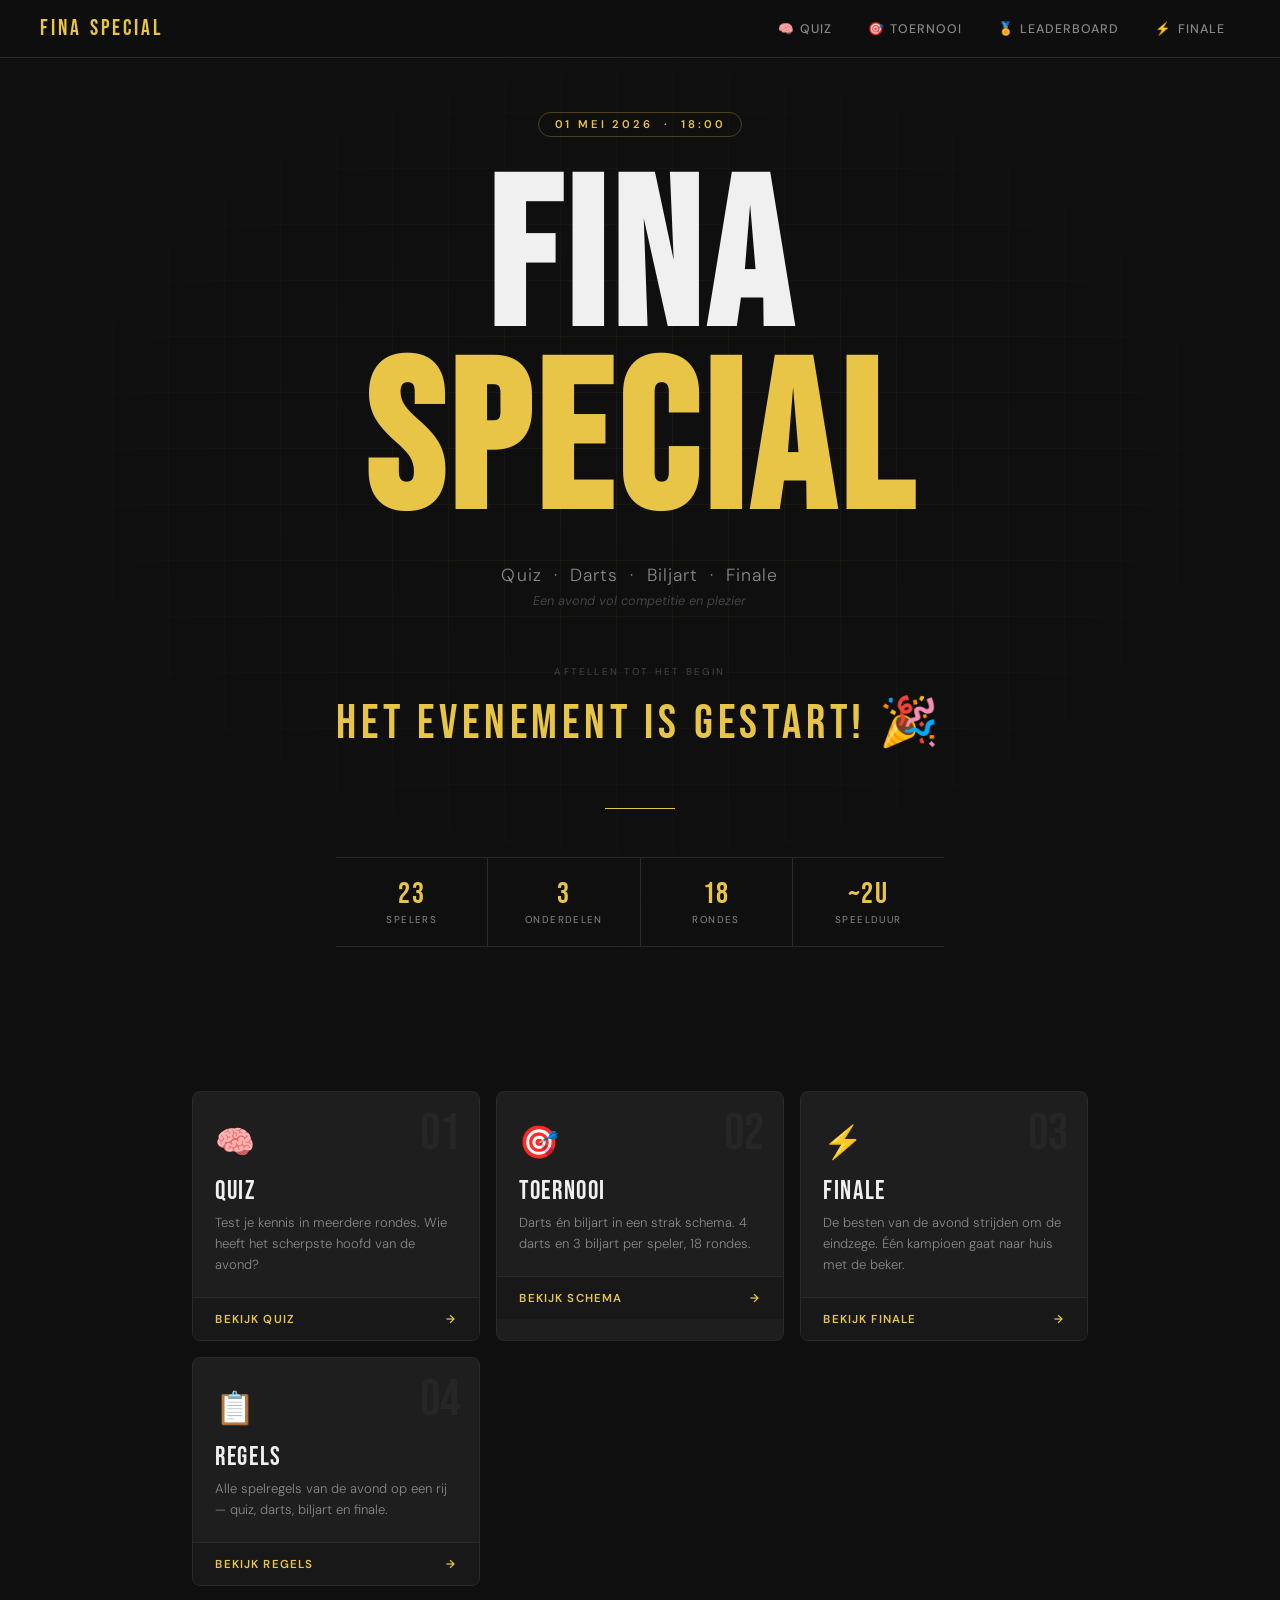
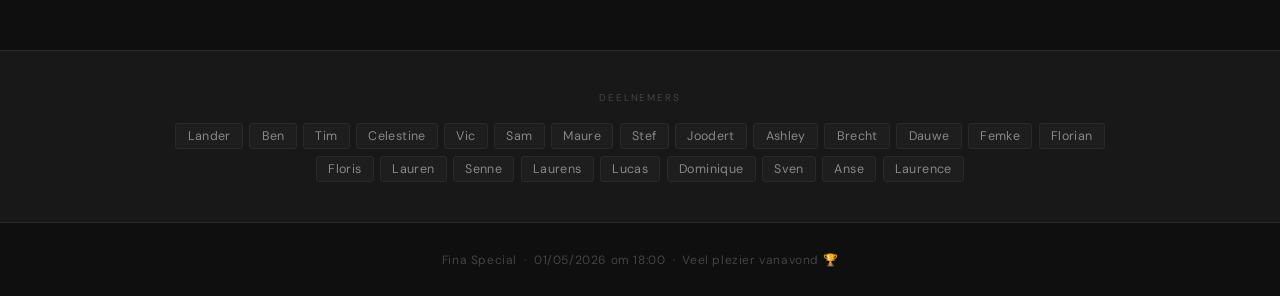
<file: index.html>
<!DOCTYPE html>
<html lang="nl">
<head>
<meta charset="UTF-8">
<meta name="viewport" content="width=device-width, initial-scale=1.0">
<title>Fina Special</title>
<style>
  @import url('https://fonts.googleapis.com/css2?family=Bebas+Neue&family=DM+Sans:ital,wght@0,300;0,400;0,500;1,300&display=swap');

  :root {
    --bg: #0f0f0f;
    --surface: #181818;
    --card: #1e1e1e;
    --border: #2a2a2a;
    --gold: #e8c547;
    --text: #f0f0f0;
    --muted: #888;
    --dim: #444;
  }

  *, *::before, *::after { box-sizing: border-box; margin: 0; padding: 0; }
  body { background: var(--bg); color: var(--text); font-family: 'DM Sans', sans-serif; min-height: 100vh; overflow-x: hidden; }

  nav {
    position: fixed; top: 0; left: 0; right: 0; z-index: 100;
    display: flex; align-items: center; justify-content: space-between;
    padding: 0 2.5rem; height: 58px;
    background: rgba(15,15,15,0.88); backdrop-filter: blur(14px);
    border-bottom: 1px solid var(--border);
  }
  .nav-logo { font-family: 'Bebas Neue', sans-serif; font-size: 1.4rem; letter-spacing: 0.14em; color: var(--gold); text-decoration: none; }
  .nav-links { display: flex; gap: 0.3rem; list-style: none; }
  .nav-links a {
    display: flex; align-items: center; gap: 0.35rem;
    padding: 0.35rem 0.9rem; border-radius: 4px; border: 1px solid transparent;
    text-decoration: none; font-size: 0.78rem; font-weight: 500;
    letter-spacing: 0.08em; text-transform: uppercase; color: var(--muted);
    transition: color 0.2s, border-color 0.2s, background 0.2s;
  }
  .nav-links a:hover { color: var(--text); border-color: var(--border); background: var(--surface); }

  .hero {
    position: relative; min-height: 100vh;
    display: flex; flex-direction: column; align-items: center; justify-content: center;
    text-align: center; padding: 7rem 2rem 5rem; overflow: hidden;
  }
  .grid-bg {
    position: absolute; inset: 0;
    background-image: linear-gradient(rgba(232,197,71,0.05) 1px, transparent 1px), linear-gradient(90deg, rgba(232,197,71,0.05) 1px, transparent 1px);
    background-size: 56px 56px;
    mask-image: radial-gradient(ellipse 75% 65% at 50% 45%, black 10%, transparent 75%);
  }

  .hero-content { position: relative; z-index: 1; display: flex; flex-direction: column; align-items: center; }

  .eyebrow {
    font-size: 0.7rem; font-weight: 600; letter-spacing: 0.25em; text-transform: uppercase;
    color: var(--gold); border: 1px solid rgba(232,197,71,0.28);
    padding: 0.28rem 1rem; border-radius: 99px; margin-bottom: 2.2rem;
    animation: up 0.7s ease both;
  }

  .hero-title {
    font-family: 'Bebas Neue', sans-serif;
    font-size: clamp(5rem, 18vw, 13rem);
    line-height: 0.88; letter-spacing: 0.03em;
    animation: up 0.7s 0.08s ease both;
  }
  .hero-title .accent { color: var(--gold); }

  .hero-sub { margin-top: 1.6rem; font-size: clamp(0.9rem, 2vw, 1.1rem); font-weight: 300; color: var(--muted); letter-spacing: 0.06em; animation: up 0.7s 0.16s ease both; }
  .hero-tagline { margin-top: 0.4rem; font-size: 0.8rem; color: var(--dim); font-style: italic; animation: up 0.7s 0.22s ease both; }

  .countdown-wrap { margin-top: 3.5rem; animation: up 0.7s 0.3s ease both; }
  .cd-label { font-size: 0.62rem; letter-spacing: 0.22em; text-transform: uppercase; color: var(--dim); margin-bottom: 1rem; }

  .countdown { display: flex; gap: 1rem; align-items: flex-end; justify-content: center; }
  .cd-unit { display: flex; flex-direction: column; align-items: center; gap: 0.3rem; }
  .cd-val {
    font-family: 'Bebas Neue', sans-serif; font-size: clamp(3rem, 9vw, 6rem);
    line-height: 1; color: var(--text); min-width: 2ch; text-align: center;
    transition: color 0.25s;
  }
  .cd-val.tick { color: var(--gold); }
  .cd-lbl { font-size: 0.6rem; letter-spacing: 0.16em; text-transform: uppercase; color: var(--dim); }
  .cd-sep { font-family: 'Bebas Neue', sans-serif; font-size: clamp(2.5rem, 7vw, 5rem); color: var(--border); margin-bottom: 0.5rem; line-height: 1; user-select: none; }
  .started-msg { font-family: 'Bebas Neue', sans-serif; font-size: clamp(1.8rem, 5vw, 3rem); color: var(--gold); letter-spacing: 0.1em; }

  .gold-line { width: 70px; height: 1px; background: var(--gold); opacity: 0.35; margin: 3.5rem auto 0; animation: up 0.7s 0.38s ease both; }

  .info-strip {
    display: flex; justify-content: center; flex-wrap: wrap;
    border-top: 1px solid var(--border); border-bottom: 1px solid var(--border);
    margin-top: 3rem; animation: up 0.7s 0.44s ease both; width: 100%; max-width: 680px;
  }
  .info-item { padding: 1.3rem 1.8rem; border-right: 1px solid var(--border); text-align: center; flex: 1; min-width: 120px; }
  .info-item:last-child { border-right: none; }
  .info-val { font-family: 'Bebas Neue', sans-serif; font-size: 1.9rem; color: var(--gold); letter-spacing: 0.05em; line-height: 1; }
  .info-lbl { font-size: 0.62rem; letter-spacing: 0.14em; text-transform: uppercase; color: var(--muted); margin-top: 0.2rem; }

  .cards-section { max-width: 960px; margin: 0 auto; padding: 4rem 2rem; animation: up 0.7s 0.5s ease both; }
  .cards-grid { display: grid; grid-template-columns: repeat(auto-fit, minmax(260px, 1fr)); gap: 1rem; }

  .event-card { background: var(--card); border: 1px solid var(--border); border-radius: 8px; overflow: hidden; text-decoration: none; display: block; transition: border-color 0.2s, transform 0.2s; }
  .event-card:hover { border-color: rgba(232,197,71,0.35); transform: translateY(-3px); }
  .ec-top { padding: 1.8rem 1.4rem 1.4rem; position: relative; }
  .ec-num { position: absolute; top: 1rem; right: 1.2rem; font-family: 'Bebas Neue', sans-serif; font-size: 3.2rem; color: rgba(255,255,255,0.04); line-height: 1; user-select: none; }
  .ec-icon { font-size: 2rem; display: block; margin-bottom: 0.8rem; }
  .ec-title { font-family: 'Bebas Neue', sans-serif; font-size: 1.6rem; letter-spacing: 0.06em; color: var(--text); margin-bottom: 0.3rem; }
  .ec-desc { font-size: 0.82rem; color: var(--muted); font-weight: 300; line-height: 1.6; }
  .ec-foot { display: flex; align-items: center; justify-content: space-between; padding: 0.85rem 1.4rem; border-top: 1px solid var(--border); background: var(--surface); font-size: 0.72rem; font-weight: 600; letter-spacing: 0.1em; text-transform: uppercase; color: var(--gold); }
  .ec-arrow { transition: transform 0.2s; }
  .event-card:hover .ec-arrow { transform: translateX(4px); }

  .players-section { background: var(--surface); border-top: 1px solid var(--border); padding: 2.5rem 2rem; }
  .players-label { font-size: 0.62rem; letter-spacing: 0.2em; text-transform: uppercase; color: var(--dim); text-align: center; margin-bottom: 1.2rem; }
  .players-wrap { display: flex; flex-wrap: wrap; gap: 0.4rem; justify-content: center; max-width: 960px; margin: 0 auto; }
  .ptag { background: var(--card); border: 1px solid var(--border); border-radius: 3px; padding: 0.25rem 0.7rem; font-size: 0.78rem; color: var(--muted); letter-spacing: 0.03em; transition: color 0.15s, border-color 0.15s; }
  .ptag:hover { color: var(--text); border-color: var(--dim); }

  footer { text-align: center; padding: 1.8rem 2rem; border-top: 1px solid var(--border); color: var(--dim); font-size: 0.75rem; letter-spacing: 0.05em; }

  @keyframes up { from { opacity: 0; transform: translateY(18px); } to { opacity: 1; transform: translateY(0); } }

  @media (max-width: 560px) {
    nav { padding: 0 1.2rem; }
    .nav-links a .txt { display: none; }
    .cd-sep { display: none; }
    .countdown { gap: 0.6rem; }
  }
</style>
</head>
<body>

<nav>
  <a class="nav-logo" href="#">Fina Special</a>
  <ul class="nav-links">
    <li><a href="quiz.html">🧠 <span class="txt">Quiz</span></a></li>
    <li><a href="tournament.html">🎯 <span class="txt">Toernooi</span></a></li>
    <li><a href="leaderboard.html">🏅 <span class="txt">Leaderboard</span></a></li>
    <li><a href="finals.html">⚡ <span class="txt">Finale</span></a></li>
  </ul>
</nav>

<div class="hero">
  <div class="grid-bg"></div>
  <div class="hero-content">
    <span class="eyebrow">01 mei 2026 &nbsp;·&nbsp; 18:00</span>
    <h1 class="hero-title">Fina<br><span class="accent">Special</span></h1>
    <p class="hero-sub">Quiz &nbsp;·&nbsp; Darts &nbsp;·&nbsp; Biljart &nbsp;·&nbsp; Finale</p>
    <p class="hero-tagline">Een avond vol competitie en plezier</p>

    <div class="countdown-wrap">
      <div class="cd-label">Aftellen tot het begin</div>
      <div class="countdown" id="countdown">
        <div class="cd-unit"><div class="cd-val" id="cd-d">--</div><div class="cd-lbl">Dagen</div></div>
        <div class="cd-sep">:</div>
        <div class="cd-unit"><div class="cd-val" id="cd-h">--</div><div class="cd-lbl">Uren</div></div>
        <div class="cd-sep">:</div>
        <div class="cd-unit"><div class="cd-val" id="cd-m">--</div><div class="cd-lbl">Min</div></div>
        <div class="cd-sep">:</div>
        <div class="cd-unit"><div class="cd-val" id="cd-s">--</div><div class="cd-lbl">Sec</div></div>
      </div>
    </div>

    <div class="gold-line"></div>

    <div class="info-strip">
      <div class="info-item"><div class="info-val">23</div><div class="info-lbl">Spelers</div></div>
      <div class="info-item"><div class="info-val">3</div><div class="info-lbl">Onderdelen</div></div>
      <div class="info-item"><div class="info-val">18</div><div class="info-lbl">Rondes</div></div>
      <div class="info-item"><div class="info-val">~2u</div><div class="info-lbl">Speelduur</div></div>
    </div>
  </div>
</div>

<div class="cards-section">
  <div class="cards-grid">
    <a href="quiz.html" class="event-card">
      <div class="ec-top">
        <span class="ec-icon">🧠</span><span class="ec-num">01</span>
        <div class="ec-title">Quiz</div>
        <p class="ec-desc">Test je kennis in meerdere rondes. Wie heeft het scherpste hoofd van de avond?</p>
      </div>
      <div class="ec-foot"><span>Bekijk quiz</span><span class="ec-arrow">→</span></div>
    </a>
    <a href="tournament.html" class="event-card">
      <div class="ec-top">
        <span class="ec-icon">🎯</span><span class="ec-num">02</span>
        <div class="ec-title">Toernooi</div>
        <p class="ec-desc">Darts én biljart in een strak schema. 4 darts en 3 biljart per speler, 18 rondes.</p>
      </div>
      <div class="ec-foot"><span>Bekijk schema</span><span class="ec-arrow">→</span></div>
    </a>
    <a href="finals.html" class="event-card">
      <div class="ec-top">
        <span class="ec-icon">⚡</span><span class="ec-num">03</span>
        <div class="ec-title">Finale</div>
        <p class="ec-desc">De besten van de avond strijden om de eindzege. Één kampioen gaat naar huis met de beker.</p>
      </div>
      <div class="ec-foot"><span>Bekijk finale</span><span class="ec-arrow">→</span></div>
    </a>

    <a href="rules.html" class="event-card">
      <div class="ec-top">
        <span class="ec-icon">📋</span><span class="ec-num">04</span>
        <div class="ec-title">Regels</div>
        <p class="ec-desc">Alle spelregels van de avond op een rij — quiz, darts, biljart en finale.</p>
      </div>
      <div class="ec-foot"><span>Bekijk regels</span><span class="ec-arrow">→</span></div>
    </a>
  </div>
</div>

<div class="players-section">
  <div class="players-label">Deelnemers</div>
  <div class="players-wrap" id="players"></div>
</div>

<footer>Fina Special &nbsp;·&nbsp; 01/05/2026 om 18:00 &nbsp;·&nbsp; Veel plezier vanavond 🏆</footer>

<script>
["Lander","Ben","Tim","Celestine","Vic","Sam","Maure","Stef","Joodert","Ashley",
 "Brecht","Dauwe","Femke","Florian","Floris","Lauren","Senne","Laurens","Lucas",
 "Dominique","Sven","Anse","Laurence"].forEach(p => {
  const t = document.createElement('div');
  t.className = 'ptag'; t.textContent = p;
  document.getElementById('players').appendChild(t);
});

const target = new Date('2026-05-01T18:00:00');
const pad = n => String(Math.floor(n)).padStart(2, '0');
const ids = ['cd-d','cd-h','cd-m','cd-s'];

function tick() {
  const diff = target - new Date();
  if (diff <= 0) {
    document.getElementById('countdown').innerHTML = '<div class="started-msg">Het evenement is gestart! 🎉</div>';
    return;
  }
  const vals = [
    Math.floor(diff / 86400000),
    Math.floor((diff % 86400000) / 3600000),
    Math.floor((diff % 3600000) / 60000),
    Math.floor((diff % 60000) / 1000)
  ];
  vals.forEach((v, i) => {
    const el = document.getElementById(ids[i]);
    const s = pad(v);
    if (el.textContent !== s) {
      el.textContent = s;
      el.classList.add('tick');
      setTimeout(() => el.classList.remove('tick'), 280);
    }
  });
}
tick();
setInterval(tick, 1000);
</script>
</body>
</html>
</file>
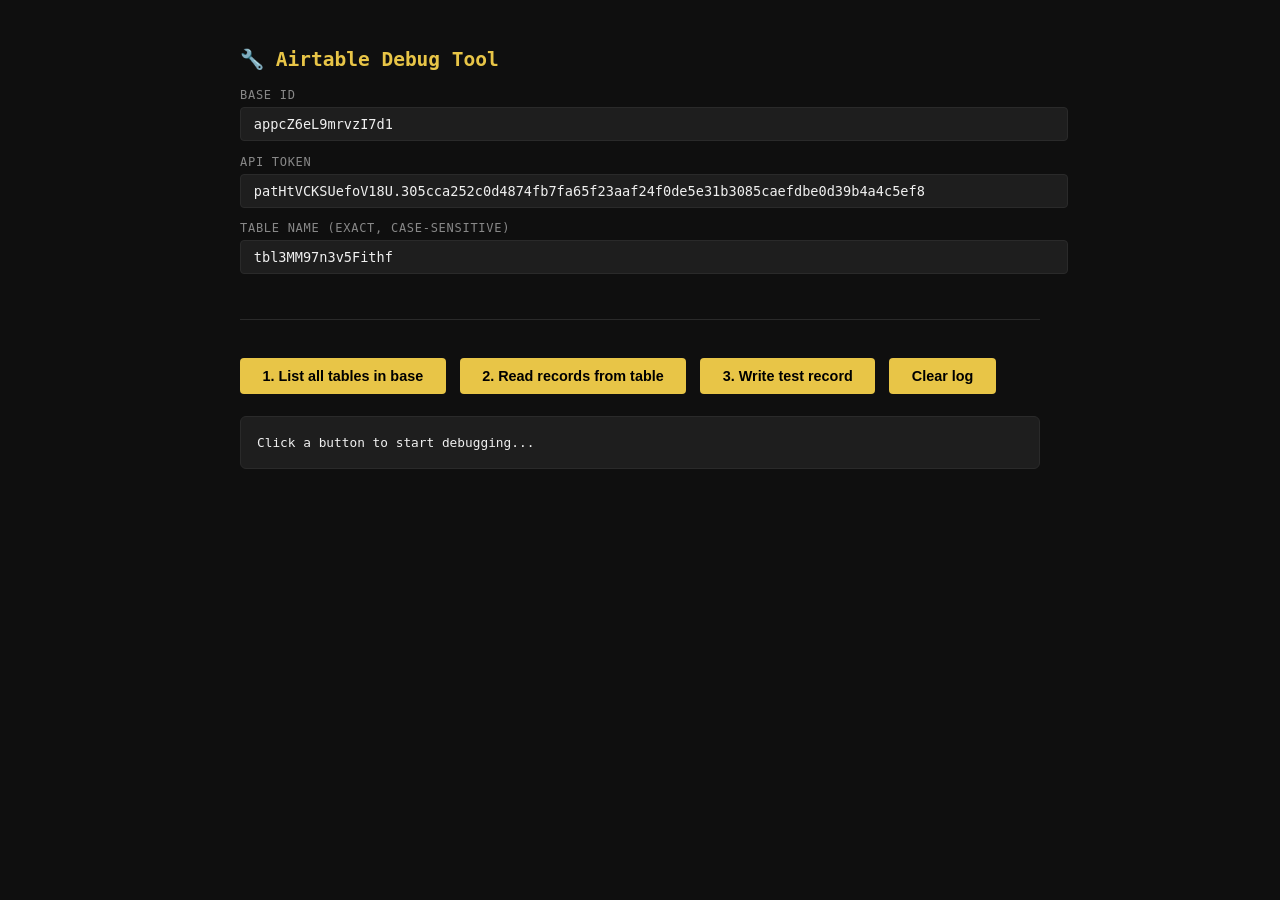
<file: debug.html>
<!DOCTYPE html>
<html>
<head>
<meta charset="UTF-8">
<title>Airtable Debug</title>
<style>
  body{background:#0f0f0f;color:#f0f0f0;font-family:monospace;padding:2rem;max-width:800px;margin:0 auto}
  h2{color:#e8c547;margin-bottom:1rem}
  button{background:#e8c547;color:#000;border:none;padding:.6rem 1.4rem;font-weight:700;cursor:pointer;border-radius:4px;margin:.4rem .4rem .4rem 0;font-size:.9rem}
  button:hover{opacity:.85}
  pre{background:#1e1e1e;border:1px solid #2a2a2a;border-radius:6px;padding:1rem;overflow-x:auto;white-space:pre-wrap;word-break:break-all;font-size:.8rem;line-height:1.5;margin-top:1rem}
  .ok{color:#4caf76} .err{color:#e05555} .warn{color:#e8c547}
  input{background:#1e1e1e;border:1px solid #2a2a2a;color:#f0f0f0;padding:.5rem .8rem;border-radius:4px;font-family:monospace;width:100%;margin:.3rem 0 .8rem;font-size:.85rem}
  label{font-size:.75rem;color:#888;letter-spacing:.06em;text-transform:uppercase}
  .section{margin-bottom:2rem;padding-bottom:2rem;border-bottom:1px solid #2a2a2a}
</style>
</head>
<body>
<h2>🔧 Airtable Debug Tool</h2>

<div class="section">
  <label>Base ID</label>
  <input id="base" value="appcZ6eL9mrvzI7d1"/>
  <label>API Token</label>
  <input id="token" value="patHtVCKSUefoV18U.305cca252c0d4874fb7fa65f23aaf24f0de5e31b3085caefdbe0d39b4a4c5ef8"/>
  <label>Table Name (exact, case-sensitive)</label>
  <input id="table" value="tbl3MM97n3v5Fithf"/>
</div>

<button onclick="listTables()">1. List all tables in base</button>
<button onclick="readRecords()">2. Read records from table</button>
<button onclick="testWrite()">3. Write test record</button>
<button onclick="clearLog()">Clear log</button>

<pre id="log">Click a button to start debugging...</pre>

<script>
function log(msg, cls){
  var pre=document.getElementById('log');
  var line=document.createElement('div');
  if(cls) line.className=cls;
  line.textContent=msg;
  pre.appendChild(line);
  pre.scrollTop=pre.scrollHeight;
}
function clearLog(){document.getElementById('log').innerHTML=''}
function base(){return document.getElementById('base').value.trim()}
function token(){return document.getElementById('token').value.trim()}
function table(){return document.getElementById('table').value.trim()}

async function req(url, opts){
  log('→ '+url);
  log('  Token: Bearer '+token().slice(0,18)+'...');
  var fetchOpts = Object.assign({
    method: opts && opts.method ? opts.method : 'GET',
    headers:{
      'Authorization':'Bearer '+token(),
      'Content-Type':'application/json'
    },
    mode: 'cors'
  }, opts);
  log('  Method: '+fetchOpts.method);
  if(fetchOpts.body) log('  Body: '+fetchOpts.body);
  try{
    var r=await fetch(url, fetchOpts);
    var body=await r.text();
    log('← HTTP '+r.status+' '+r.statusText, r.ok?'ok':'err');
    log('  Headers:');
    r.headers.forEach(function(v,k){ log('    '+k+': '+v); });
    try{
      var j=JSON.parse(body);
      log(JSON.stringify(j,null,2));
      return j;
    }catch(e){
      log('  Raw body: '+body);
      return null;
    }
  }catch(e){
    log('FETCH ERROR TYPE: '+e.constructor.name,'err');
    log('FETCH ERROR MSG:  '+e.message,'err');
    log('FETCH ERROR FULL: '+String(e),'err');
    // Try a no-cors probe to see if server is reachable at all
    log('\nProbing reachability (no-cors)...','warn');
    try{
      await fetch(url, {method:'HEAD', mode:'no-cors'});
      log('Server is reachable (no-cors HEAD succeeded) — likely a CORS policy block on the token/endpoint','warn');
    }catch(e2){
      log('Server unreachable even with no-cors: '+e2.message,'err');
      log('Possible causes: no internet, DNS failure, or network firewall','err');
    }
    return null;
  }
}

async function listTables(){
  clearLog();
  log('=== Listing tables in base ===','warn');
  var data=await req('https://api.airtable.com/v0/meta/bases/'+base()+'/tables');
  if(data && data.tables){
    log('\n✅ Tables found:','ok');
    data.tables.forEach(function(t){
      log('  · "'+t.name+'" (id: '+t.id+')','ok');
      if(t.fields){
        t.fields.forEach(function(f){
          log('      field: "'+f.name+'" ('+f.type+')');
        });
      }
    });
  }
}

async function readRecords(){
  clearLog();
  log('=== Reading records from "'+table()+'" ===','warn');
  var data=await req('https://api.airtable.com/v0/'+base()+'/'+encodeURIComponent(table())+'?maxRecords=10');
  if(data && data.records){
    log('\n✅ '+data.records.length+' record(s) found','ok');
    data.records.forEach(function(r,i){
      log('  ['+i+'] '+JSON.stringify(r.fields));
    });
  }
}

async function testWrite(){
  clearLog();
  log('=== Writing test record to "'+table()+'" ===','warn');
  var data=await req('https://api.airtable.com/v0/'+base()+'/'+encodeURIComponent(table()),{
    method:'POST',
    body:JSON.stringify({fields:{Name:'TEST_USER',Score:42,Total:43,Timestamp:new Date().toISOString()}})
  });
  if(data && data.id){
    log('\n✅ Record created! ID: '+data.id,'ok');
    log('Fields: '+JSON.stringify(data.fields));
  }
}
</script>
</body>
</html>
</file>
